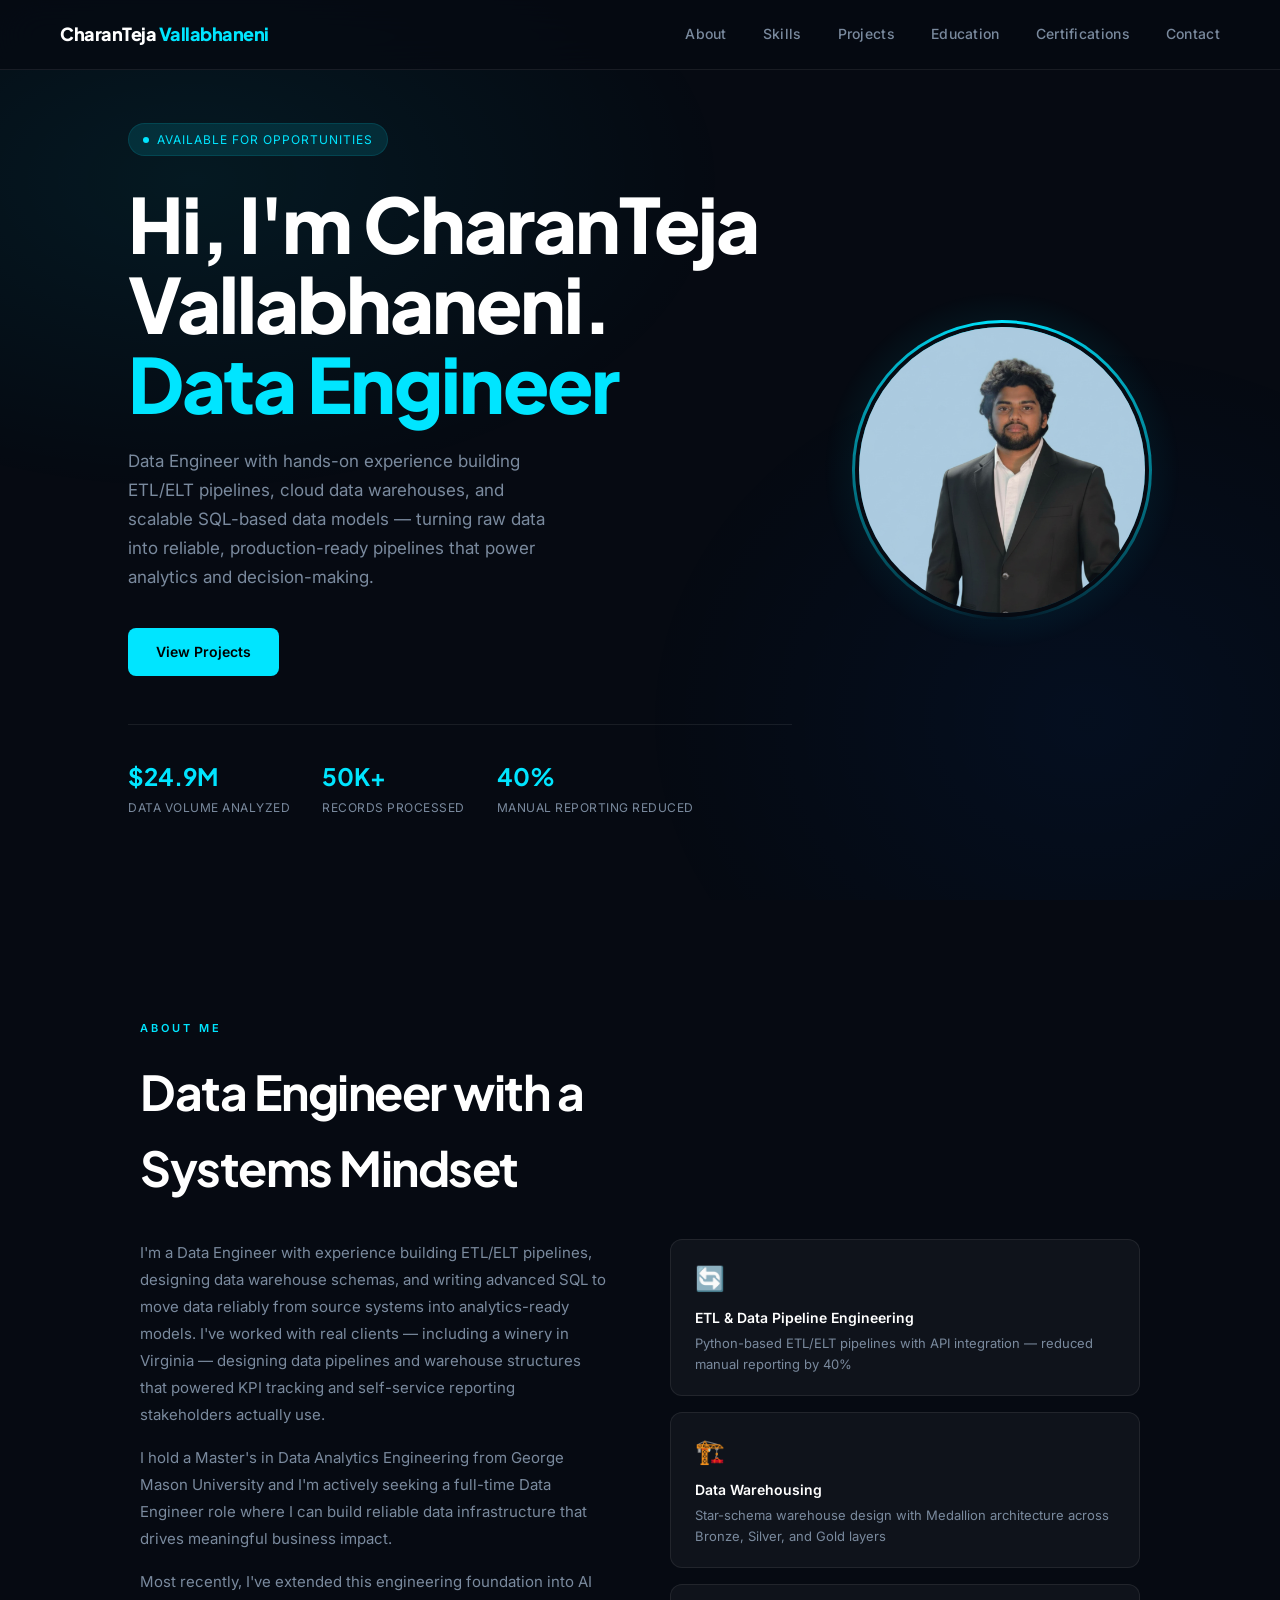
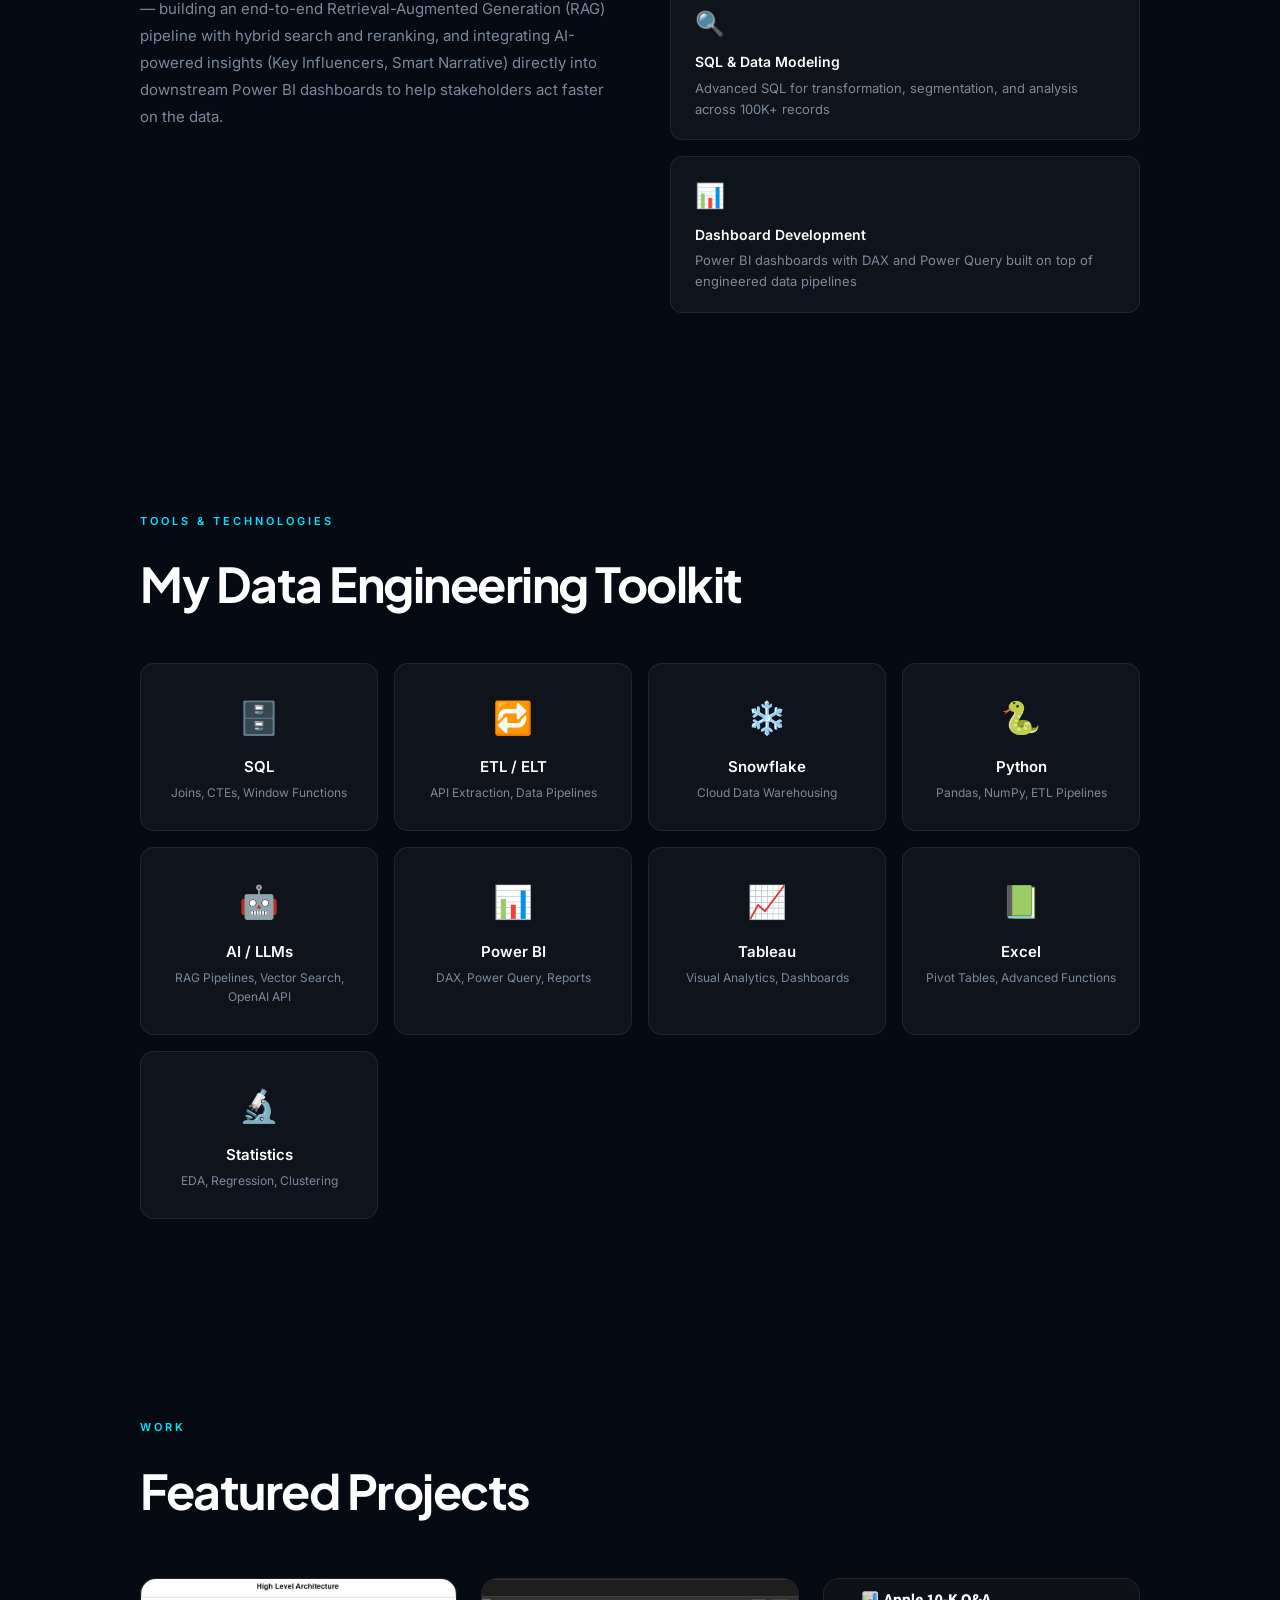
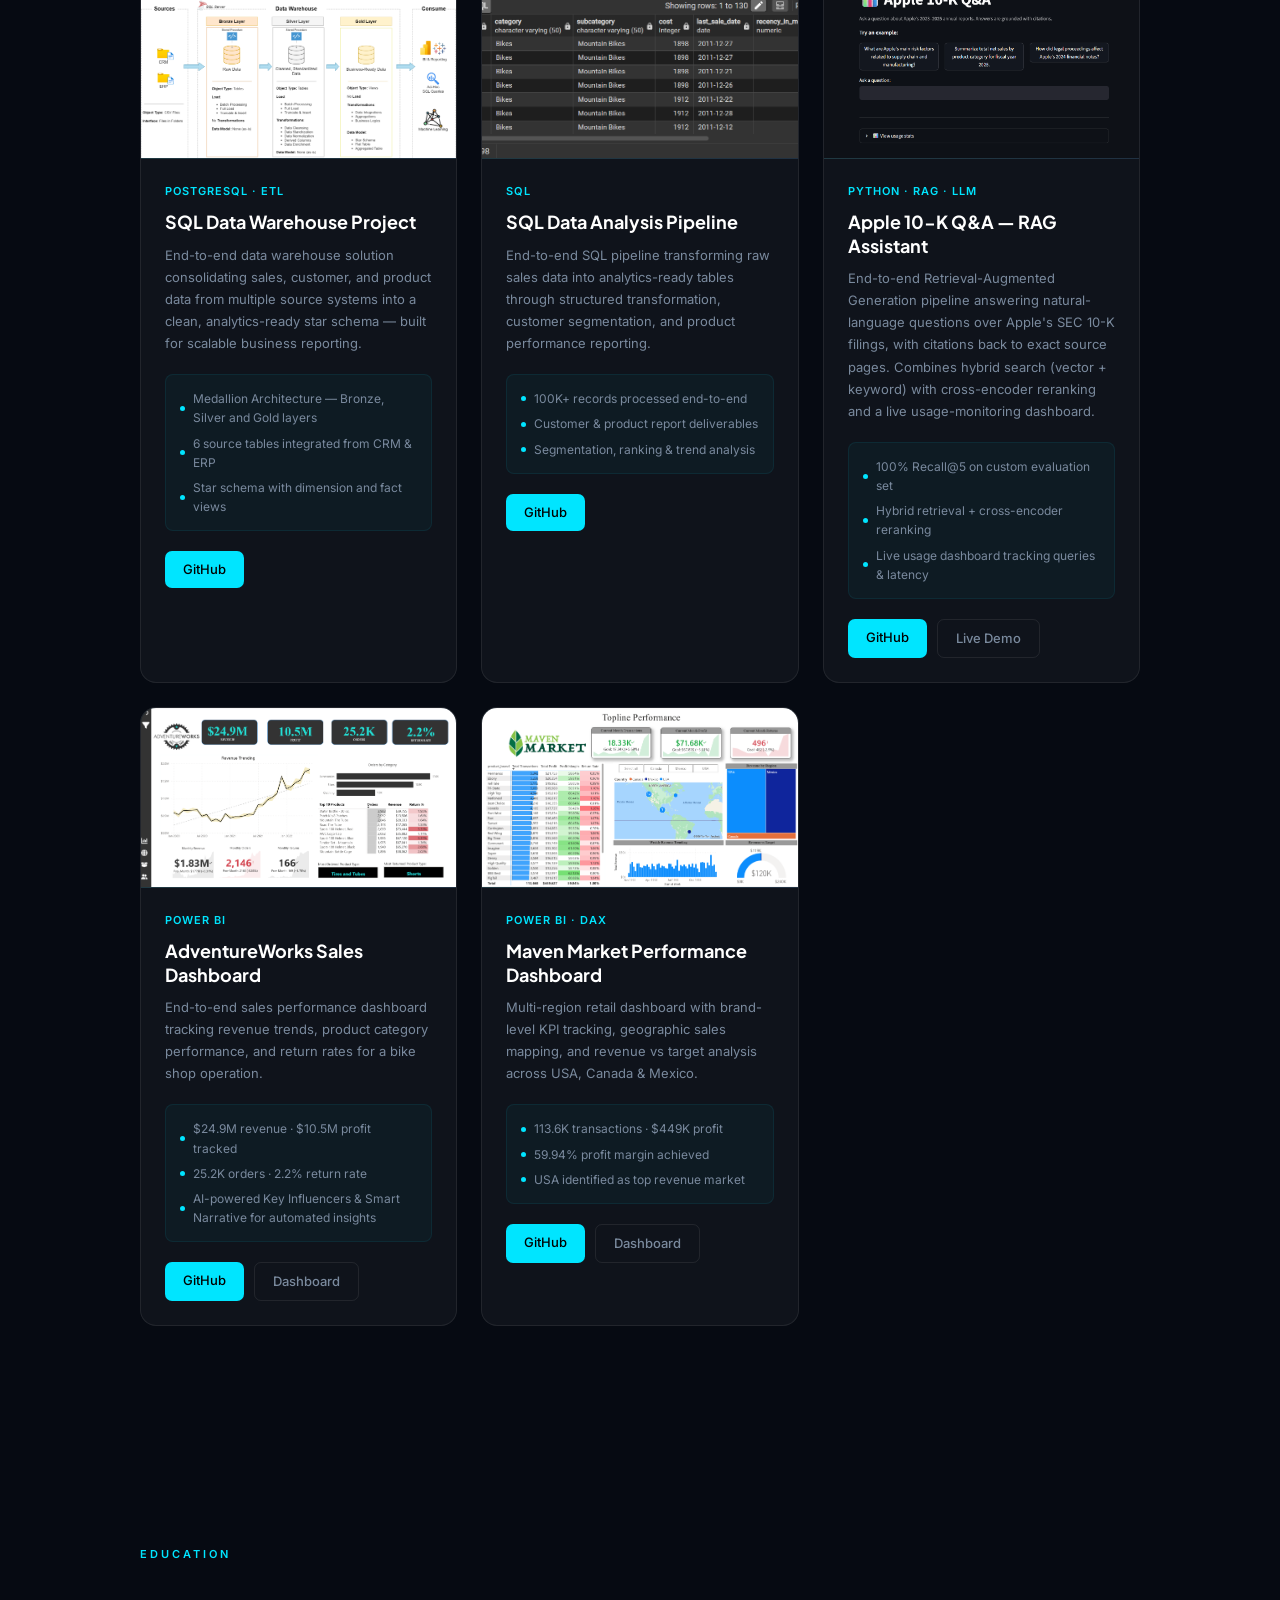
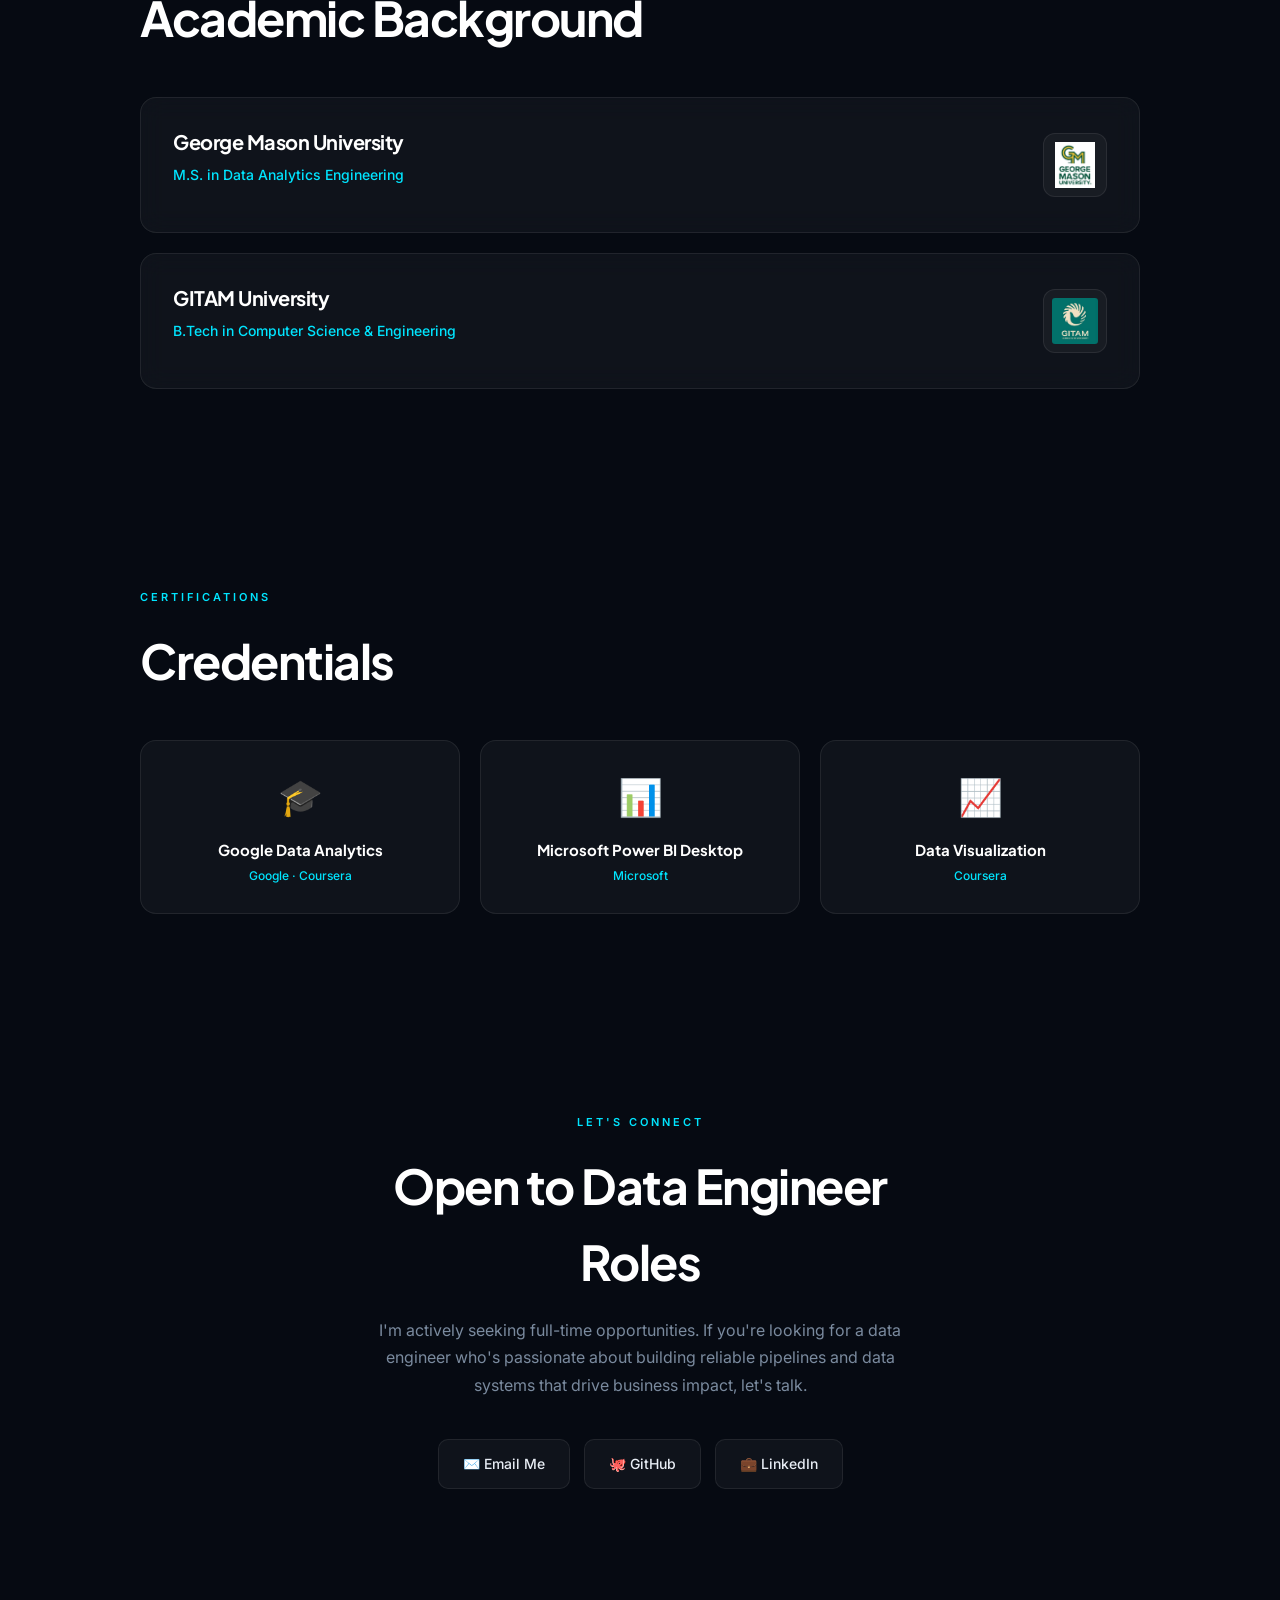
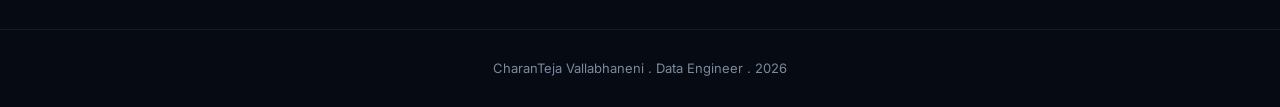
<file: index.html>
<!DOCTYPE html>
<html lang="en">
<head>
  <meta charset="UTF-8">
  <meta name="viewport" content="width=device-width, initial-scale=1.0">
  <title>CharanTeja Vallabhaneni · Data Engineer</title>
  <link rel="preconnect" href="https://fonts.googleapis.com">
  <link href="https://fonts.googleapis.com/css2?family=Plus+Jakarta+Sans:wght@400;600;700;800&family=Inter:wght@300;400;500&display=swap" rel="stylesheet">
  <link rel="stylesheet" href="style.css">
</head>
<body>

<!-- NAV -->
<nav id="navbar">
  <div class="nav-brand">CharanTeja<span> Vallabhaneni</span></div>
  <div class="nav-links" id="nav-links">
    <a href="#about">About</a>
    <a href="#skills">Skills</a>
    <a href="#projects">Projects</a>
    <a href="#education">Education</a>
    <a href="#certifications">Certifications</a>
    <a href="#contact">Contact</a>
  </div>
</nav>
<div class="nav-overlay" id="nav-overlay"></div>

<!-- HERO -->
<section id="hero">
  <div class="hero-inner">
    <div class="hero-left">
      <div class="hero-badge">Available for opportunities</div>
      <h1 class="hero-title">
        Hi, I'm CharanTeja Vallabhaneni.<br>
        <span class="typing-wrap">Data Engineer</span>
      </h1>
      <p class="hero-sub">
        Data Engineer with hands-on experience building ETL/ELT pipelines, cloud data warehouses, and scalable SQL-based data models — turning raw data into reliable, production-ready pipelines that power analytics and decision-making.
      </p>
      <div class="hero-actions">
        <a href="#projects" class="btn-primary">View Projects</a>

      </div>
      <div class="hero-stats">
        <div class="stat-item">
          <div class="stat-num">$24.9M</div>
          <div class="stat-label">Data Volume Analyzed</div>
        </div>
        <div class="stat-item">
          <div class="stat-num">50K+</div>
          <div class="stat-label">Records Processed</div>
        </div>
        <div class="stat-item">
          <div class="stat-num">40%</div>
          <div class="stat-label">Manual Reporting Reduced</div>
        </div>
      </div>
    </div>
    <div class="hero-right">
      <div class="profile-ring">
        <img src="profile.jpeg" alt="CharanTeja" class="profile-img"
          onerror="this.style.display='none'; this.parentElement.innerHTML='<div style=\'width:100%;height:100%;border-radius:50%;background:linear-gradient(135deg,rgba(0,229,255,0.2),rgba(0,100,255,0.2));display:flex;align-items:center;justify-content:center;font-size:80px\'>CT</div>'">
      </div>
      <div class="profile-glow"></div>
    </div>
  </div>
</section>

<!-- ABOUT -->
<section id="about">
  <div class="section-label reveal">About Me</div>
  <h2 class="section-title reveal">Data Engineer with a<br>Systems Mindset</h2>
  <div class="about-grid">
    <div class="about-text reveal">
      <p>I'm a Data Engineer with experience building ETL/ELT pipelines, designing data warehouse schemas, and writing advanced SQL to move data reliably from source systems into analytics-ready models. I've worked with real clients — including a winery in Virginia — designing data pipelines and warehouse structures that powered KPI tracking and self-service reporting stakeholders actually use.</p>
      <p>I hold a Master's in Data Analytics Engineering from George Mason University and I'm actively seeking a full-time Data Engineer role where I can build reliable data infrastructure that drives meaningful business impact.</p>
      <p>Most recently, I've extended this engineering foundation into AI — building an end-to-end Retrieval-Augmented Generation (RAG) pipeline with hybrid search and reranking, and integrating AI-powered insights (Key Influencers, Smart Narrative) directly into downstream Power BI dashboards to help stakeholders act faster on the data.</p>
    </div>
    <div class="about-cards reveal-children">
      <div class="about-card">
        <div class="about-card-icon">🔄</div>
        <div class="about-card-title">ETL & Data Pipeline Engineering</div>
        <div class="about-card-text">Python-based ETL/ELT pipelines with API integration — reduced manual reporting by 40%</div>
      </div>
      <div class="about-card">
        <div class="about-card-icon">🏗️</div>
        <div class="about-card-title">Data Warehousing</div>
        <div class="about-card-text">Star-schema warehouse design with Medallion architecture across Bronze, Silver, and Gold layers</div>
      </div>
      <div class="about-card">
        <div class="about-card-icon">🔍</div>
        <div class="about-card-title">SQL & Data Modeling</div>
        <div class="about-card-text">Advanced SQL for transformation, segmentation, and analysis across 100K+ records</div>
      </div>
      <div class="about-card">
        <div class="about-card-icon">📊</div>
        <div class="about-card-title">Dashboard Development</div>
        <div class="about-card-text">Power BI dashboards with DAX and Power Query built on top of engineered data pipelines</div>
      </div>
    </div>
  </div>
</section>

<!-- SKILLS -->
<section id="skills">
  <div class="section-label reveal">Tools & Technologies</div>
  <h2 class="section-title reveal">My Data Engineering Toolkit</h2>
  <div class="skills-grid reveal-children">
    <div class="skill-card">
      <div class="skill-icon">🗄️</div>
      <div class="skill-name">SQL</div>
      <div class="skill-desc">Joins, CTEs, Window Functions</div>
    </div>
    <div class="skill-card">
      <div class="skill-icon">🔁</div>
      <div class="skill-name">ETL / ELT</div>
      <div class="skill-desc">API Extraction, Data Pipelines</div>
    </div>
    <div class="skill-card">
      <div class="skill-icon">❄️</div>
      <div class="skill-name">Snowflake</div>
      <div class="skill-desc">Cloud Data Warehousing</div>
    </div>
    <div class="skill-card">
      <div class="skill-icon">🐍</div>
      <div class="skill-name">Python</div>
      <div class="skill-desc">Pandas, NumPy, ETL Pipelines</div>
    </div>
    <div class="skill-card">
      <div class="skill-icon">🤖</div>
      <div class="skill-name">AI / LLMs</div>
      <div class="skill-desc">RAG Pipelines, Vector Search, OpenAI API</div>
    </div>
    <div class="skill-card">
      <div class="skill-icon">📊</div>
      <div class="skill-name">Power BI</div>
      <div class="skill-desc">DAX, Power Query, Reports</div>
    </div>
    <div class="skill-card">
      <div class="skill-icon">📈</div>
      <div class="skill-name">Tableau</div>
      <div class="skill-desc">Visual Analytics, Dashboards</div>
    </div>
    <div class="skill-card">
      <div class="skill-icon">📗</div>
      <div class="skill-name">Excel</div>
      <div class="skill-desc">Pivot Tables, Advanced Functions</div>
    </div>
    <div class="skill-card">
      <div class="skill-icon">🔬</div>
      <div class="skill-name">Statistics</div>
      <div class="skill-desc">EDA, Regression, Clustering</div>
    </div>
  </div>
</section>

<!-- PROJECTS -->
<section id="projects">
  <div class="section-label reveal">Work</div>
  <h2 class="section-title reveal">Featured Projects</h2>
  <div class="projects-grid reveal-children">

    <div class="project-card">
  <div class="card-thumb">
    <img src="data_architecture.png" onerror="this.style.display='none'">
    <span class="thumb-emoji"></span>
  </div>
  <div class="card-body">
    <div class="card-tag">PostgreSQL · ETL</div>
    <div class="card-title">SQL Data Warehouse Project</div>
    <div class="card-desc">End-to-end data warehouse solution consolidating sales, customer, and product data from multiple source systems into a clean, analytics-ready star schema — built for scalable business reporting.</div>
    <div class="card-metrics">
      <div class="metric"><span class="metric-dot"></span>Medallion Architecture — Bronze, Silver and Gold layers</div>
      <div class="metric"><span class="metric-dot"></span>6 source tables integrated from CRM & ERP</div>
      <div class="metric"><span class="metric-dot"></span>Star schema with dimension and fact views</div>
    </div>
    <div class="card-links">
      <a href="https://github.com/VCharanTeja/sql-data-warehouse-project" class="card-link solid">GitHub</a>
    </div>
  </div>
</div>

    <div class="project-card">
      <div class="card-thumb">
        <img src="sqlimage.png" onerror="this.style.display='none'">
        <span class="thumb-emoji"></span>
      </div>
      <div class="card-body">
        <div class="card-tag">SQL</div>
        <div class="card-title">SQL Data Analysis Pipeline</div>
        <div class="card-desc">End-to-end SQL pipeline transforming raw sales data into analytics-ready tables through structured transformation, customer segmentation, and product performance reporting.</div>
        <div class="card-metrics">
          <div class="metric"><span class="metric-dot"></span>100K+ records processed end-to-end</div>
          <div class="metric"><span class="metric-dot"></span>Customer & product report deliverables</div>
          <div class="metric"><span class="metric-dot"></span>Segmentation, ranking & trend analysis</div>
        </div>
        <div class="card-links">
          <a href="https://github.com/VCharanTeja/sql-data-analytics-project" class="card-link solid">GitHub</a>
        </div>
      </div>
    </div>

    <div class="project-card">
      <div class="card-thumb">
        <img src="apple_rag_pipeline.png" onerror="this.style.display='none'">
        <span class="thumb-emoji"></span>
      </div>
      <div class="card-body">
        <div class="card-tag">Python · RAG · LLM</div>
        <div class="card-title">Apple 10-K Q&A — RAG Assistant</div>
        <div class="card-desc">End-to-end Retrieval-Augmented Generation pipeline answering natural-language questions over Apple's SEC 10-K filings, with citations back to exact source pages. Combines hybrid search (vector + keyword) with cross-encoder reranking and a live usage-monitoring dashboard.</div>
        <div class="card-metrics">
          <div class="metric"><span class="metric-dot"></span>100% Recall@5 on custom evaluation set</div>
          <div class="metric"><span class="metric-dot"></span>Hybrid retrieval + cross-encoder reranking</div>
          <div class="metric"><span class="metric-dot"></span>Live usage dashboard tracking queries & latency</div>
        </div>
        <div class="card-links">
          <a href="https://github.com/VCharanTeja/apple-10k-rag-assistant" class="card-link solid">GitHub</a>
          <a href="https://apple-10k-rag-assistant-pnwb4dsgpzgttawjxec7yo.streamlit.app/" class="card-link ghost" target="_blank">Live Demo</a>
        </div>
      </div>
    </div>

    <div class="project-card">
      <div class="card-thumb">
        <img src="SalesDashboard.png" onerror="this.style.display='none'">
        <span class="thumb-emoji"></span>
      </div>
      <div class="card-body">
        <div class="card-tag">Power BI</div>
        <div class="card-title">AdventureWorks Sales Dashboard</div>
        <div class="card-desc">End-to-end sales performance dashboard tracking revenue trends, product category performance, and return rates for a bike shop operation.</div>
        <div class="card-metrics">
          <div class="metric"><span class="metric-dot"></span>$24.9M revenue · $10.5M profit tracked</div>
          <div class="metric"><span class="metric-dot"></span>25.2K orders · 2.2% return rate</div>
          <div class="metric"><span class="metric-dot"></span>AI-powered Key Influencers & Smart Narrative for automated insights</div>
        </div>
        <div class="card-links">
          <a href="https://github.com/VCharanTeja/AdventureWorks-PowerBI-Dashboard" class="card-link solid">GitHub</a>
          <a href="https://app.powerbi.com/view?r=eyJrIjoiODNmMzQwMWItZWE2OC00OWFmLTliNzMtN2M1ZWI5NTViMjIyIiwidCI6ImI2NzI0NjkwLTQ5YzYtNGYwMy05NjAxLWJkMTkxYWU0NGYyMyJ9" class="card-link ghost">Dashboard</a>
        </div>
      </div>
    </div>

    <div class="project-card">
      <div class="card-thumb">
        <img src="PerformanceDashboard.png" onerror="this.style.display='none'">
        <span class="thumb-emoji"></span>
      </div>
      <div class="card-body">
        <div class="card-tag">Power BI · DAX</div>
        <div class="card-title">Maven Market Performance Dashboard</div>
        <div class="card-desc">Multi-region retail dashboard with brand-level KPI tracking, geographic sales mapping, and revenue vs target analysis across USA, Canada & Mexico.</div>
        <div class="card-metrics">
          <div class="metric"><span class="metric-dot"></span>113.6K transactions · $449K profit</div>
          <div class="metric"><span class="metric-dot"></span>59.94% profit margin achieved</div>
          <div class="metric"><span class="metric-dot"></span>USA identified as top revenue market</div>
        </div>
        <div class="card-links">
          <a href="https://github.com/VCharanTeja/Maven-Market-Power-BI-Dashboard" class="card-link solid">GitHub</a>
          <a href="https://app.powerbi.com/view?r=eyJrIjoiYTYzM2QxODItMjlkNC00ZDE0LWIwZDgtYWIyZjRiNmUxZjkzIiwidCI6ImI2NzI0NjkwLTQ5YzYtNGYwMy05NjAxLWJkMTkxYWU0NGYyMyJ9" class="card-link ghost">Dashboard</a>
        </div>
      </div>
    </div>

  </div>
</section>

<!-- EDUCATION -->
<section id="education">
  <div class="section-label reveal">Education</div>
  <h2 class="section-title reveal">Academic Background</h2>
  <div class="education-list reveal">

    <div class="edu-card">
      <div class="edu-left">
        <div class="edu-school">George Mason University</div>
        <div class="edu-degree">M.S. in Data Analytics Engineering</div>

      </div>
      <img src="clg-logo.jpeg" alt="GMU Logo" class="edu-logo" onerror="this.style.display='none'">
    </div>

    <div class="edu-card">
      <div class="edu-left">
        <div class="edu-school">GITAM University</div>
        <div class="edu-degree">B.Tech in Computer Science & Engineering</div>

      </div>
      <img src="gitam-logo.jpg" alt="GITAM Logo" class="edu-logo" onerror="this.style.display='none'">
    </div>

  </div>
</section>

<!-- CERTIFICATIONS -->
<section id="certifications">
  <div class="section-label reveal">Certifications</div>
  <h2 class="section-title reveal">Credentials</h2>
  <div class="cert-grid reveal-children">

    <div class="cert-card">
      <div class="cert-icon">🎓</div>
      <div class="cert-name">Google Data Analytics</div>
      <div class="cert-issuer">Google · Coursera</div>
    </div>

    <div class="cert-card">
      <div class="cert-icon">📊</div>
      <div class="cert-name">Microsoft Power BI Desktop</div>
      <div class="cert-issuer">Microsoft</div>
    </div>

    <div class="cert-card">
      <div class="cert-icon">📈</div>
      <div class="cert-name">Data Visualization</div>
      <div class="cert-issuer">Coursera</div>
    </div>

  </div>
</section>

<!-- CONTACT -->
<section id="contact">
  <div class="contact-inner reveal">
    <span class="section-label">Let's Connect</span>
    <h2 class="section-title">Open to Data Engineer Roles</h2>
    <p class="contact-sub">I'm actively seeking full-time opportunities. If you're looking for a data engineer who's passionate about building reliable pipelines and data systems that drive business impact, let's talk.</p>
    <div class="contact-links">
      <a href="mailto:vallabhaneni.charanteja@gmail.com" class="contact-link">✉️ Email Me</a>
      <a href="https://github.com/VCharanTeja" class="contact-link" target="_blank">🐙 GitHub</a>
      <a href="https://www.linkedin.com/in/charan-teja-vallabhaneni/" class="contact-link" target="_blank">💼 LinkedIn</a>
    </div>
  </div>
</section>

<footer>
  CharanTeja Vallabhaneni . Data Engineer . 2026

<script src="script.js"></script>

</body>
</html>
</file>
<file: style.css>
:root {
  --bg: #060a12;
  --surface: rgba(255,255,255,0.04);
  --border: rgba(255,255,255,0.08);
  --cyan: #00e5ff;
  --cyan-dim: rgba(0,229,255,0.12);
  --cyan-glow: rgba(0,229,255,0.25);
  --text: #e8edf5;
  --muted: #7a8a9e;
  --white: #ffffff;
}

*, *::before, *::after { margin: 0; padding: 0; box-sizing: border-box; }

html { scroll-behavior: smooth; }

body {
  font-family: 'Inter', sans-serif;
  background: var(--bg);
  color: var(--text);
  line-height: 1.6;
  overflow-x: hidden;
}

/* Ambient background */
body::before {
  content: '';
  position: fixed;
  inset: 0;
  background:
    radial-gradient(ellipse 60% 50% at 15% 20%, rgba(0,229,255,0.07) 0%, transparent 70%),
    radial-gradient(ellipse 50% 60% at 85% 80%, rgba(0,100,255,0.06) 0%, transparent 70%);
  pointer-events: none;
  z-index: 0;
}

/* ── NAV ── */
nav {
  position: fixed;
  top: 0; left: 0; right: 0;
  z-index: 100;
  display: flex;
  justify-content: space-between;
  align-items: center;
  padding: 20px 60px;
  background: rgba(6,10,18,0.75);
  backdrop-filter: blur(20px);
  border-bottom: 1px solid var(--border);
  transition: padding 0.3s;
}

nav.scrolled { padding: 14px 60px; }

.nav-brand {
  font-family: 'Plus Jakarta Sans', sans-serif;
  font-weight: 800;
  font-size: 18px;
  color: var(--white);
  letter-spacing: -0.5px;
}

.nav-brand span { color: var(--cyan); }

.nav-links { display: flex; gap: 36px; }

.nav-links a {
  color: var(--muted);
  text-decoration: none;
  font-size: 14px;
  font-weight: 500;
  letter-spacing: 0.3px;
  transition: color 0.2s;
  position: relative;
}

.nav-links a::after {
  content: '';
  position: absolute;
  bottom: -4px; left: 0;
  width: 0; height: 1px;
  background: var(--cyan);
  transition: width 0.3s;
}

.nav-links a:hover { color: var(--white); }
.nav-links a:hover::after { width: 100%; }

/* ── SECTIONS ── */
section {
  position: relative;
  z-index: 1;
  max-width: 1080px;
  margin: 0 auto;
  padding: 0 40px;
}

/* ── HERO ── */
#hero {
  min-height: 100vh;
  max-width: 100%;
  display: flex;
  align-items: center;
  padding: 100px 10% 60px;
}

.hero-inner {
  display: flex;
  align-items: center;
  justify-content: space-between;
  gap: 60px;
  width: 100%;
  max-width: 1080px;
  margin: 0 auto;
}

.hero-left { flex: 1; }

.hero-badge {
  display: inline-flex;
  align-items: center;
  gap: 8px;
  padding: 6px 14px;
  border: 1px solid var(--cyan-dim);
  border-radius: 100px;
  font-size: 12px;
  color: var(--cyan);
  letter-spacing: 1px;
  text-transform: uppercase;
  margin-bottom: 28px;
  background: var(--cyan-dim);
}

.hero-badge::before {
  content: '';
  width: 6px; height: 6px;
  border-radius: 50%;
  background: var(--cyan);
  animation: pulse 2s infinite;
}

@keyframes pulse {
  0%, 100% { opacity: 1; transform: scale(1); }
  50% { opacity: 0.4; transform: scale(0.8); }
}

.hero-title {
  font-family: 'Plus Jakarta Sans', sans-serif;
  font-size: clamp(48px, 6vw, 76px);
  font-weight: 800;
  line-height: 1.05;
  letter-spacing: -2px;
  color: var(--white);
  margin-bottom: 8px;
}

.hero-title .typing-wrap {
  display: block;
  color: var(--cyan);
  min-height: 1.1em;
}

.hero-sub {
  font-size: 17px;
  color: var(--muted);
  margin: 20px 0 36px;
  max-width: 420px;
  line-height: 1.7;
}

.hero-actions { display: flex; gap: 14px; flex-wrap: wrap; }

.btn-primary {
  padding: 13px 28px;
  background: var(--cyan);
  color: #000;
  font-family: 'Inter', sans-serif;
  font-weight: 600;
  font-size: 14px;
  border-radius: 8px;
  text-decoration: none;
  transition: all 0.25s;
  border: none;
}

.btn-primary:hover {
  transform: translateY(-2px);
  box-shadow: 0 12px 32px var(--cyan-glow);
}

.btn-outline {
  padding: 13px 28px;
  border: 1px solid var(--border);
  color: var(--text);
  font-family: 'Inter', sans-serif;
  font-weight: 500;
  font-size: 14px;
  border-radius: 8px;
  text-decoration: none;
  transition: all 0.25s;
  background: transparent;
}

.btn-outline:hover {
  border-color: var(--cyan);
  color: var(--cyan);
  transform: translateY(-2px);
}

.hero-stats {
  display: flex;
  gap: 32px;
  margin-top: 48px;
  padding-top: 32px;
  border-top: 1px solid var(--border);
}

.stat-num {
  font-family: 'Plus Jakarta Sans', sans-serif;
  font-size: 24px;
  font-weight: 700;
  color: var(--cyan);
}

.stat-label {
  font-size: 12px;
  color: var(--muted);
  text-transform: uppercase;
  letter-spacing: 0.5px;
  margin-top: 2px;
}

.hero-right {
  flex-shrink: 0;
  position: relative;
}

.profile-ring {
  width: 300px;
  height: 300px;
  border-radius: 50%;
  padding: 3px;
  background: conic-gradient(from 0deg, var(--cyan), transparent, var(--cyan));
  animation: float 5s ease-in-out infinite;
}

.profile-img {
  width: 100%;
  height: 100%;
  border-radius: 50%;
  object-fit: cover;
  object-position: center top;
  border: 4px solid var(--bg);
  animation: none;
}

.profile-glow {
  position: absolute;
  inset: -30px;
  border-radius: 50%;
  background: radial-gradient(circle, var(--cyan-glow) 0%, transparent 70%);
  pointer-events: none;
  z-index: -1;
}

@keyframes float {
  0%, 100% { transform: translateY(0px); }
  50%       { transform: translateY(-14px); }
}

/* ── ABOUT ── */
#about { padding-top: 120px; padding-bottom: 100px; }

.section-label {
  font-size: 11px;
  text-transform: uppercase;
  letter-spacing: 3px;
  color: var(--cyan);
  margin-bottom: 16px;
  font-weight: 600;
  display: block;
}

.section-title {
  font-family: 'Plus Jakarta Sans', sans-serif;
  font-size: clamp(32px, 4vw, 48px);
  font-weight: 700;
  letter-spacing: -1.5px;
  color: var(--white);
  margin-bottom: 32px;
}

.about-grid {
  display: grid;
  grid-template-columns: 1fr 1fr;
  gap: 60px;
  align-items: start;
}

.about-text p {
  color: var(--muted);
  margin-bottom: 16px;
  font-size: 15px;
  line-height: 1.8;
}

.about-cards { display: flex; flex-direction: column; gap: 16px; }

.about-card {
  padding: 20px 24px;
  background: var(--surface);
  border: 1px solid var(--border);
  border-radius: 12px;
  transition: border-color 0.3s, transform 0.3s;
}

.about-card:hover {
  border-color: rgba(0,229,255,0.3);
  transform: translateX(6px);
}

.about-card-icon { font-size: 24px; margin-bottom: 8px; }
.about-card-title { font-weight: 600; font-size: 14px; color: var(--white); margin-bottom: 4px; }
.about-card-text { font-size: 13px; color: var(--muted); }

/* ── SKILLS ── */
#skills { padding-top: 100px; padding-bottom: 100px; }

.skills-grid {
  display: grid;
  grid-template-columns: repeat(4, 1fr);
  gap: 16px;
  margin-top: 40px;
}

.skill-card {
  padding: 28px 20px;
  background: var(--surface);
  border: 1px solid var(--border);
  border-radius: 14px;
  text-align: center;
  transition: all 0.3s;
  cursor: default;
}

.skill-card:hover {
  border-color: var(--cyan);
  background: var(--cyan-dim);
  transform: translateY(-6px);
  box-shadow: 0 20px 40px var(--cyan-glow);
}

.skill-icon { font-size: 32px; margin-bottom: 12px; }
.skill-name { font-weight: 600; font-size: 15px; color: var(--white); }
.skill-desc { font-size: 12px; color: var(--muted); margin-top: 4px; }

/* ── PROJECTS ── */
#projects { padding-top: 100px; padding-bottom: 120px; }

.projects-grid {
  display: grid;
  grid-template-columns: repeat(3, 1fr);
  gap: 24px;
  margin-top: 48px;
}

.project-card {
  background: var(--surface);
  border: 1px solid var(--border);
  border-radius: 16px;
  overflow: hidden;
  transition: all 0.35s cubic-bezier(0.34, 1.56, 0.64, 1);
  opacity: 1;
}

.project-card:hover {
  transform: translateY(-10px);
  border-color: rgba(0,229,255,0.3);
  box-shadow: 0 24px 60px rgba(0,0,0,0.4), 0 0 0 1px rgba(0,229,255,0.15);
}

.card-thumb {
  height: 180px;
  background: linear-gradient(135deg, rgba(0,229,255,0.1), rgba(0,100,255,0.1));
  display: flex;
  align-items: center;
  justify-content: center;
  font-size: 48px;
  border-bottom: 1px solid var(--border);
  position: relative;
  overflow: hidden;
}

.card-thumb img {
  width: 100%;
  height: 100%;
  object-fit: cover;
  position: absolute;
  inset: 0;
}

.card-thumb .thumb-emoji {
  position: relative;
  z-index: 1;
}

.card-body { padding: 24px; }

.card-tag {
  font-size: 11px;
  text-transform: uppercase;
  letter-spacing: 1px;
  color: var(--cyan);
  font-weight: 600;
  margin-bottom: 10px;
}

.card-title {
  font-family: 'Plus Jakarta Sans', sans-serif;
  font-size: 18px;
  font-weight: 700;
  color: var(--white);
  margin-bottom: 10px;
  line-height: 1.3;
}

.card-desc {
  font-size: 13px;
  color: var(--muted);
  line-height: 1.7;
  margin-bottom: 20px;
}

.card-metrics {
  display: flex;
  flex-direction: column;
  gap: 6px;
  margin-bottom: 20px;
  padding: 14px;
  background: rgba(0,229,255,0.04);
  border-radius: 8px;
  border: 1px solid rgba(0,229,255,0.08);
}

.metric {
  display: flex;
  align-items: center;
  gap: 8px;
  font-size: 12px;
  color: var(--muted);
}

.metric-dot {
  width: 5px; height: 5px;
  border-radius: 50%;
  background: var(--cyan);
  flex-shrink: 0;
}

.card-links { display: flex; gap: 10px; }

.card-link {
  padding: 8px 18px;
  font-size: 13px;
  font-weight: 500;
  border-radius: 7px;
  text-decoration: none;
  transition: all 0.2s;
}

.card-link.solid {
  background: var(--cyan);
  color: #000;
}

.card-link.solid:hover { opacity: 0.85; transform: translateY(-1px); }

.card-link.ghost {
  border: 1px solid var(--border);
  color: var(--muted);
}

.card-link.ghost:hover { border-color: var(--cyan); color: var(--cyan); }

/* ── EDUCATION ── */
#education { padding-top: 100px; padding-bottom: 100px; }

.education-list {
  display: flex;
  flex-direction: column;
  gap: 20px;
  margin-top: 40px;
}

.edu-card {
  display: flex;
  align-items: center;
  justify-content: space-between;
  gap: 24px;
  padding: 28px 32px;
  background: var(--surface);
  border: 1px solid var(--border);
  border-radius: 16px;
  backdrop-filter: blur(12px);
  transition: all 0.3s ease;
}

.edu-card:hover {
  border-color: rgba(0,229,255,0.3);
  box-shadow: 0 20px 60px rgba(0,229,255,0.08);
  transform: translateY(-4px);
}

.edu-left {
  flex: 1;
  order: 1;
}

.edu-school {
  font-family: 'Plus Jakarta Sans', sans-serif;
  font-size: 20px;
  font-weight: 700;
  color: var(--white);
  letter-spacing: -0.5px;
  margin-bottom: 6px;
}

.edu-degree {
  font-size: 14px;
  color: var(--cyan);
  font-weight: 500;
  margin-bottom: 18px;
}

.edu-footer {
  display: flex;
  flex-wrap: wrap;
  gap: 10px;
}

.edu-footer span {
  font-size: 12px;
  font-weight: 500;
  padding: 5px 14px;
  border-radius: 8px;
  background: var(--cyan-dim);
  border: 1px solid rgba(0,229,255,0.15);
  color: var(--muted);
}

.edu-gpa {
  color: var(--cyan) !important;
  border-color: rgba(0,229,255,0.3) !important;
}

.edu-logo {
  width: 64px;
  height: 64px;
  object-fit: contain;
  border-radius: 12px;
  border: 1px solid var(--border);
  background: rgba(255,255,255,0.04);
  padding: 8px;
  flex-shrink: 0;
  display: block;
  order: 2;
  margin-left: auto;
}

/* ── CONTACT ── */
#contact { padding-top: 100px; padding-bottom: 140px; }

.contact-inner {
  text-align: center;
  max-width: 560px;
  margin: 0 auto;
}

.contact-inner .section-title { margin-bottom: 16px; }

.contact-sub {
  font-size: 16px;
  color: var(--muted);
  margin-bottom: 40px;
  line-height: 1.7;
}

.contact-links { display: flex; justify-content: center; gap: 14px; flex-wrap: wrap; }

.contact-link {
  display: flex;
  align-items: center;
  gap: 8px;
  padding: 13px 24px;
  border: 1px solid var(--border);
  border-radius: 10px;
  color: var(--text);
  text-decoration: none;
  font-size: 14px;
  font-weight: 500;
  transition: all 0.25s;
  background: var(--surface);
}

.contact-link:hover {
  border-color: var(--cyan);
  color: var(--cyan);
  transform: translateY(-3px);
  box-shadow: 0 10px 30px rgba(0,229,255,0.15);
}

/* ── FOOTER ── */
footer {
  text-align: center;
  padding: 28px;
  font-size: 13px;
  color: var(--muted);
  border-top: 1px solid var(--border);
  position: relative;
  z-index: 1;
}

/* ── SCROLL REVEAL ── */
/* Only hide when JS has run (js-ready class on body) */
.js-ready .reveal {
  opacity: 0;
  transform: translateY(30px);
  transition: opacity 0.6s ease, transform 0.6s ease;
}

.reveal.visible {
  opacity: 1 !important;
  transform: translateY(0) !important;
}

.js-ready .reveal-children > * {
  opacity: 0;
  transform: translateY(24px);
  transition: opacity 0.5s ease, transform 0.5s ease;
}

.reveal-children.visible > *:nth-child(1) { opacity: 1 !important; transform: none !important; transition-delay: 0.05s; }
.reveal-children.visible > *:nth-child(2) { opacity: 1 !important; transform: none !important; transition-delay: 0.10s; }
.reveal-children.visible > *:nth-child(3) { opacity: 1 !important; transform: none !important; transition-delay: 0.15s; }
.reveal-children.visible > *:nth-child(4) { opacity: 1 !important; transform: none !important; transition-delay: 0.20s; }
.reveal-children.visible > *:nth-child(5) { opacity: 1 !important; transform: none !important; transition-delay: 0.25s; }
.reveal-children.visible > *:nth-child(6) { opacity: 1 !important; transform: none !important; transition-delay: 0.30s; }
.reveal-children.visible > *:nth-child(7) { opacity: 1 !important; transform: none !important; transition-delay: 0.35s; }
.reveal-children.visible > *:nth-child(8) { opacity: 1 !important; transform: none !important; transition-delay: 0.40s; }
.reveal-children.visible > *:nth-child(9) { opacity: 1 !important; transform: none !important; transition-delay: 0.40s; }

/* ── HERO ENTRANCE - no animations, always visible ── */

/* ══════════════════════════════════════════
   HAMBURGER MENU
══════════════════════════════════════════ */
.hamburger {
  display: none;
  flex-direction: column;
  justify-content: center;
  gap: 5px;
  background: none;
  border: none;
  cursor: pointer;
  padding: 4px;
  z-index: 200;
  flex-shrink: 0;
}

.hamburger span {
  display: block;
  width: 24px;
  height: 2px;
  background: var(--white);
  border-radius: 2px;
  transition: all 0.3s ease;
}

.hamburger.open span:nth-child(1) { transform: translateY(7px) rotate(45deg); }
.hamburger.open span:nth-child(2) { opacity: 0; transform: scaleX(0); }
.hamburger.open span:nth-child(3) { transform: translateY(-7px) rotate(-45deg); }

.nav-overlay {
  display: none;
  position: fixed;
  inset: 0;
  background: rgba(0,0,0,0.6);
  z-index: 140;
}
.nav-overlay.open { display: block; }

/* ══════════════════════════════════════════
   CERTIFICATIONS
══════════════════════════════════════════ */
#certifications { padding-top: 100px; padding-bottom: 100px; }

.cert-grid {
  display: grid;
  grid-template-columns: repeat(3, 1fr);
  gap: 20px;
  margin-top: 40px;
}

.cert-card {
  padding: 28px 24px;
  background: var(--surface);
  border: 1px solid var(--border);
  border-radius: 16px;
  text-align: center;
  transition: all 0.3s ease;
}

.cert-card:hover {
  border-color: rgba(0,229,255,0.3);
  transform: translateY(-6px);
  box-shadow: 0 20px 40px rgba(0,229,255,0.1);
}

.cert-icon { font-size: 36px; margin-bottom: 14px; }

.cert-name {
  font-family: 'Plus Jakarta Sans', sans-serif;
  font-size: 15px;
  font-weight: 700;
  color: var(--white);
  margin-bottom: 6px;
  line-height: 1.3;
}

.cert-issuer {
  font-size: 12px;
  color: var(--cyan);
  font-weight: 500;
}

/* ══════════════════════════════════════════
   RESPONSIVE — LARGE DESKTOP (1400px+)
   Widescreen monitors, 4K displays
══════════════════════════════════════════ */
@media (min-width: 1400px) {
  #hero { padding: 100px 12% 60px; }
  .hero-inner { max-width: 1200px; }
  section { max-width: 1200px; }
  .hero-title { font-size: 80px; }
  .profile-ring { width: 340px; height: 340px; }
}

/* ══════════════════════════════════════════
   RESPONSIVE — TABLET (768px–1024px)
   iPad, Surface, Galaxy Tab
══════════════════════════════════════════ */
@media (max-width: 1024px) and (min-width: 769px) {
  nav { padding: 18px 36px; }
  #hero { padding: 100px 6% 60px; }
  .hero-title { font-size: clamp(42px, 5vw, 60px); }
  .hero-inner { gap: 40px; }
  .profile-ring { width: 260px; height: 260px; }
  .about-grid { gap: 40px; }
  .skills-grid { grid-template-columns: repeat(4, 1fr); gap: 12px; }
  .projects-grid { grid-template-columns: repeat(2, 1fr); }
  .cert-grid { grid-template-columns: repeat(3, 1fr); }
  section { padding: 0 36px; }
}

/* ══════════════════════════════════════════
   RESPONSIVE — SMALL TABLET / LARGE MOBILE
   (481px–768px) iPad mini, large phones
══════════════════════════════════════════ */
@media (max-width: 768px) {
  .hamburger { display: flex; }

  .nav-links {
    position: fixed;
    top: 0; right: 0;
    width: 72%;
    max-width: 300px;
    height: 100vh;
    background: rgba(6,10,18,0.98);
    backdrop-filter: blur(24px);
    border-left: 1px solid var(--border);
    flex-direction: column;
    justify-content: center;
    align-items: flex-start;
    padding: 60px 40px;
    gap: 28px;
    z-index: 150;
    /* Hidden by default */
    visibility: hidden;
    transform: translateX(100%);
    transition: transform 0.35s cubic-bezier(0.4, 0, 0.2, 1), visibility 0.35s;
  }

  .nav-links.open {
    visibility: visible;
    transform: translateX(0);
  }

  .nav-links a { font-size: 18px; font-weight: 600; color: var(--text); }
  .nav-links a:hover { color: var(--cyan); }

  nav { padding: 18px 24px; }
  #hero { padding: 100px 6% 60px; }
  .hero-inner { flex-direction: column; text-align: center; gap: 40px; }
  .hero-sub { max-width: 100%; }
  .hero-actions { justify-content: center; }
  .hero-stats { justify-content: center; gap: 24px; }
  .profile-ring { width: 220px; height: 220px; }

  .about-grid { grid-template-columns: 1fr; gap: 32px; }
  .skills-grid { grid-template-columns: repeat(2, 1fr); }
  .projects-grid { grid-template-columns: 1fr; }
  .cert-grid { grid-template-columns: repeat(2, 1fr); }
  .edu-card { flex-direction: column; align-items: flex-start; }
  .edu-logo { margin-left: 0; margin-top: 16px; }
  section { padding: 0 24px; }
}

/* ══════════════════════════════════════════
   RESPONSIVE — MOBILE (max 480px)
   iPhone, Android phones
══════════════════════════════════════════ */
@media (max-width: 480px) {
  nav { padding: 14px 18px; }
  nav.scrolled { padding: 12px 18px; }
  .nav-brand { font-size: 14px; }

  #hero { padding: 90px 20px 40px; }
  .hero-title { font-size: 32px; letter-spacing: -1px; line-height: 1.1; }
  .hero-sub { font-size: 14px; margin: 16px 0 28px; }
  .hero-badge { font-size: 10px; padding: 5px 10px; }
  .hero-actions { flex-direction: column; width: 100%; gap: 10px; }
  .btn-primary, .btn-outline { text-align: center; width: 100%; padding: 13px 20px; }
  .hero-stats { flex-direction: column; gap: 14px; align-items: center; }
  .stat-num { font-size: 22px; }
  .stat-label { font-size: 11px; }
  .profile-ring { width: 180px; height: 180px; }

  #about, #skills, #projects, #education, #certifications, #contact {
    padding-top: 70px;
    padding-bottom: 70px;
  }
  .section-title { font-size: 26px; letter-spacing: -0.5px; }
  .section-label { font-size: 10px; }

  .about-text p { font-size: 14px; }
  .about-card { padding: 16px 18px; }
  .about-card-title { font-size: 13px; }
  .about-card-text { font-size: 12px; }

  .skills-grid { grid-template-columns: repeat(2, 1fr); gap: 10px; }
  .skill-card { padding: 18px 10px; }
  .skill-icon { font-size: 26px; }
  .skill-name { font-size: 13px; }
  .skill-desc { font-size: 11px; }

  .projects-grid { grid-template-columns: 1fr; gap: 16px; }
  .card-body { padding: 16px; }
  .card-title { font-size: 15px; }
  .card-desc { font-size: 12px; }
  .card-metrics { padding: 10px; }
  .metric { font-size: 11px; }

  .edu-card { padding: 20px; flex-direction: column; align-items: flex-start; }
  .edu-school { font-size: 16px; }
  .edu-degree { font-size: 13px; }
  .edu-footer { flex-direction: column; gap: 8px; }
  .edu-footer span { font-size: 11px; }
  .edu-logo { margin-left: 0; margin-top: 14px; width: 48px; height: 48px; }

  .cert-grid { grid-template-columns: 1fr; gap: 12px; }
  .cert-card { padding: 22px 18px; }
  .cert-icon { font-size: 28px; margin-bottom: 10px; }
  .cert-name { font-size: 14px; }

  .contact-sub { font-size: 14px; }
  .contact-links { flex-direction: column; align-items: center; gap: 10px; }
  .contact-link { width: 100%; justify-content: center; padding: 12px 20px; }

  section { padding: 0 18px; }
}

/* ══════════════════════════════════════════
   RESPONSIVE — VERY SMALL (max 380px)
   Older/small phones (iPhone SE, etc.)
══════════════════════════════════════════ */
@media (max-width: 380px) {
  .nav-brand { font-size: 12px; }
  .hero-title { font-size: 26px; }
  .hero-stats { gap: 10px; }
  .stat-num { font-size: 20px; }
  .skills-grid { gap: 8px; }
  .skill-card { padding: 14px 8px; }
  section { padding: 0 14px; }
}
</file>
